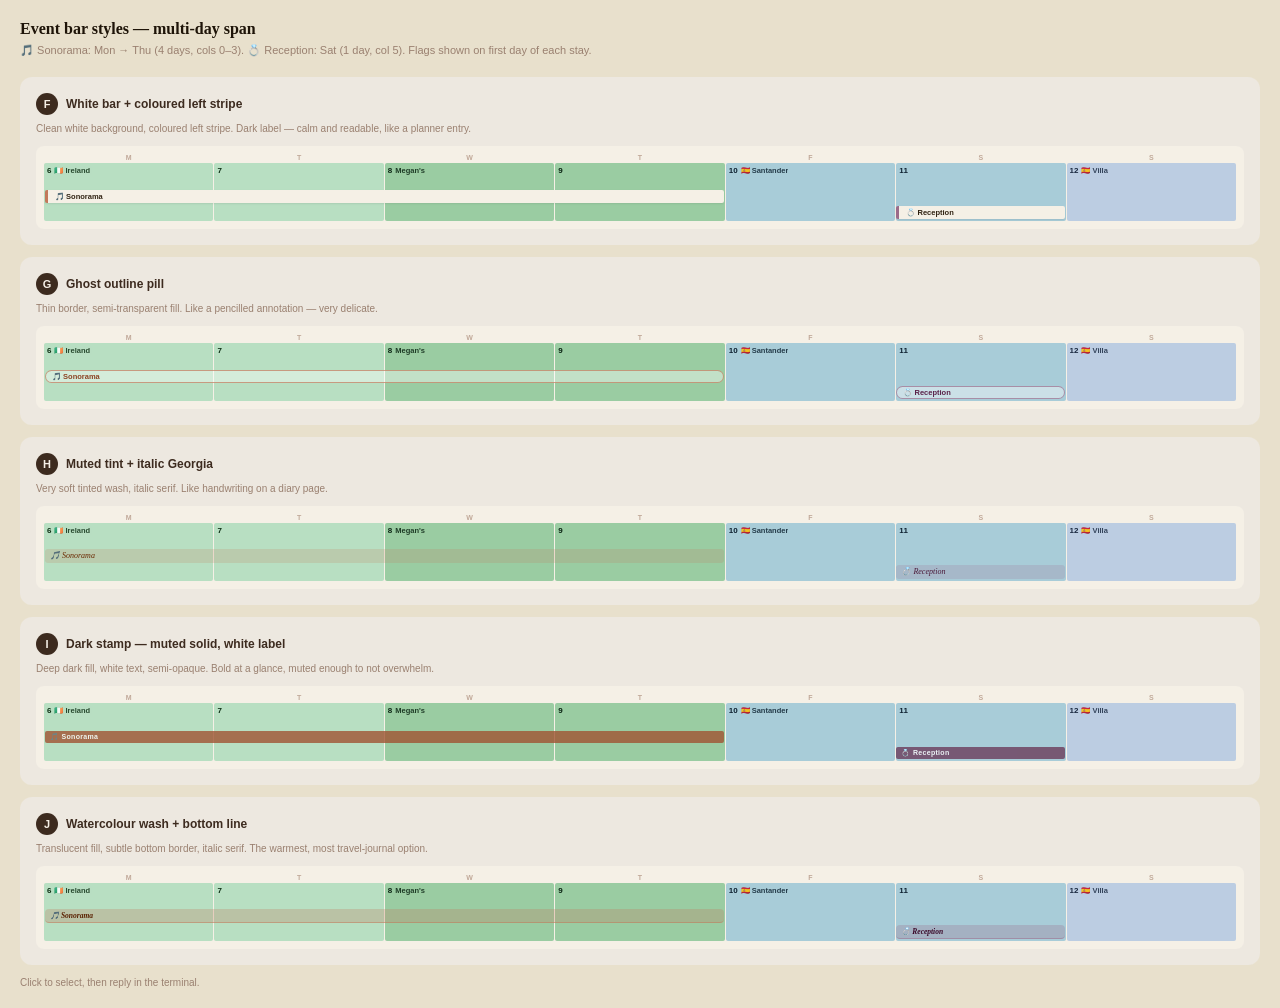
<file: docs/design-explorations/event-bar-options.html>
<!DOCTYPE html>
<html lang="en">
<head>
<meta charset="utf-8">
<title>Event bar options</title>
<style>
* { box-sizing: border-box; margin: 0; padding: 0; }
body { font-family: -apple-system, sans-serif; background: #e8e0cc; color: #2e2010; padding: 20px; min-width: 700px; }
h2 { font-family: Georgia, serif; font-size: 16px; font-weight: 700; color: #1e1408; margin-bottom: 4px; }
.subtitle { font-size: 11px; color: #9a8070; margin-bottom: 18px; line-height: 1.5; }

.opt-block { border-radius: 12px; padding: 14px; margin-bottom: 12px; cursor: pointer; border: 2px solid transparent; transition: border-color 0.15s; background: #ede8e0; }
.opt-block:hover { border-color: #b8a898; }
.opt-block.selected { border-color: #3d2b1f; }
.opt-header { display: flex; align-items: center; gap: 8px; margin-bottom: 6px; }
.opt-letter { width: 22px; height: 22px; border-radius: 50%; background: #3d2b1f; color: #f5efe6; font-size: 11px; font-weight: 700; text-align: center; line-height: 22px; flex-shrink: 0; }
.opt-title { font-size: 12px; font-weight: 700; color: #3d2b1f; }
.opt-note { font-size: 10px; color: #9a8070; line-height: 1.5; margin-bottom: 10px; }

.cal { background: #f5f0e6; border-radius: 8px; padding: 8px; }
.dow-row { display: grid; grid-template-columns: repeat(7,1fr); gap: 1px; margin-bottom: 2px; }
.dow { font-size: 7px; text-align: center; color: #c0a898; font-weight: 700; }
.week { position: relative; display: grid; grid-template-columns: repeat(7,1fr); gap: 1px; overflow: visible; }
.d { min-height: 58px; min-width: 0; overflow: hidden; border-radius: 2px; padding: 3px; position: relative; }
.d-top { display: flex; align-items: baseline; gap: 3px; overflow: hidden; white-space: nowrap; }
.d-num { font-size: 8px; font-weight: 700; font-family: -apple-system, sans-serif; flex-shrink: 0; }
.d-loc { font-size: 7.5px; font-weight: 600; white-space: nowrap; overflow: hidden; text-overflow: ellipsis; opacity: 0.85; font-family: -apple-system, sans-serif; }

.c-megans    { background: #9acca2; color: #082010; }
.c-santander { background: #a8ccd8; color: #0d2030; }
.c-villa     { background: #bccde2; color: #1a2940; }
.c-ireland   { background: #b8dfc2; color: #0d2e14; }

/* all bars absolutely positioned in .week */
.bar { position: absolute; display: flex; align-items: center; overflow: hidden; cursor: pointer; z-index: 10; }
/* row 1 = bottom, row 2 = above it */
.r1 { bottom: 2px; }
.r2 { bottom: 18px; }

/* ── F: white + coloured left stripe ── */
.bar-f { height: 13px; border-radius: 2px; background: #f5f0e6; box-shadow: 0 1px 2px rgba(0,0,0,0.08); }
.bar-f span { font-size: 7.5px; font-weight: 600; white-space: nowrap; overflow: hidden; text-overflow: ellipsis; padding: 0 5px 0 7px; font-family: -apple-system, sans-serif; color: #2e2010; }
.f-terra  { border-left: 3px solid #c2785a; }
.f-purple { border-left: 3px solid #9b6b8a; }

/* ── G: ghost outline pill ── */
.bar-g { height: 13px; border-radius: 10px; }
.bar-g span { font-size: 7.5px; font-weight: 600; white-space: nowrap; overflow: hidden; text-overflow: ellipsis; padding: 0 6px; font-family: -apple-system, sans-serif; }
.g-terra  { border: 1.5px solid rgba(194,120,90,0.7); color: #8a4020; background: rgba(255,255,255,0.4); }
.g-purple { border: 1.5px solid rgba(155,107,138,0.7); color: #5a2048; background: rgba(255,255,255,0.4); }

/* ── H: muted tint + italic Georgia ── */
.bar-h { height: 14px; border-radius: 3px; }
.bar-h span { font-size: 8px; font-style: italic; font-weight: 400; white-space: nowrap; overflow: hidden; text-overflow: ellipsis; padding: 0 5px; font-family: Georgia, serif; }
.h-terra  { background: rgba(194,120,90,0.2); color: #6a2800; }
.h-purple { background: rgba(155,107,138,0.2); color: #4a1838; }

/* ── I: dark stamp ── */
.bar-i { height: 12px; border-radius: 2px; opacity: 0.78; }
.bar-i span { font-size: 7px; font-weight: 700; white-space: nowrap; overflow: hidden; text-overflow: ellipsis; padding: 0 5px; font-family: -apple-system, sans-serif; color: #fff; letter-spacing: 0.3px; }
.i-terra  { background: #a05030; }
.i-purple { background: #6a3858; }

/* ── J: watercolour wash + bottom line ── */
.bar-j { height: 14px; border-radius: 4px; }
.bar-j span { font-size: 7.5px; font-weight: 600; white-space: nowrap; overflow: hidden; text-overflow: ellipsis; padding: 0 5px; font-family: Georgia, serif; font-style: italic; }
.j-terra  { background: rgba(194,120,90,0.28); color: #5a2000; border-bottom: 1px solid rgba(194,120,90,0.5); }
.j-purple { background: rgba(155,107,138,0.28); color: #3a0828; border-bottom: 1px solid rgba(155,107,138,0.5); }

/* scenario note */
.scenario { font-size: 9px; color: #9a8070; margin-bottom: 6px; font-family: -apple-system, sans-serif; }
</style>
</head>
<body>

<h2>Event bar styles — multi-day span</h2>
<p class="subtitle">🎵 Sonorama: Mon → Thu (4 days, cols 0–3). 💍 Reception: Sat (1 day, col 5). Flags shown on first day of each stay.</p>

<!-- shared week macro -->

<!-- F -->
<div class="opt-block" onclick="sel(this)">
  <div class="opt-header"><span class="opt-letter">F</span><span class="opt-title">White bar + coloured left stripe</span></div>
  <p class="opt-note">Clean white background, coloured left stripe. Dark label — calm and readable, like a planner entry.</p>
  <div class="cal">
    <div class="dow-row"><div class="dow">M</div><div class="dow">T</div><div class="dow">W</div><div class="dow">T</div><div class="dow">F</div><div class="dow">S</div><div class="dow">S</div></div>
    <div class="week" style="min-height:58px;">
      <div class="d c-ireland" style="z-index:1;"><div class="d-top"><span class="d-num">6</span><span class="d-loc">🇮🇪 Ireland</span></div></div>
      <div class="d c-ireland" style="z-index:1;"><div class="d-top"><span class="d-num">7</span></div></div>
      <div class="d c-megans"  style="z-index:1;"><div class="d-top"><span class="d-num">8</span><span class="d-loc">Megan's</span></div></div>
      <div class="d c-megans"  style="z-index:1;"><div class="d-top"><span class="d-num">9</span></div></div>
      <div class="d c-santander" style="z-index:1;"><div class="d-top"><span class="d-num">10</span><span class="d-loc">🇪🇸 Santander</span></div></div>
      <div class="d c-santander" style="z-index:1;"><div class="d-top"><span class="d-num">11</span></div></div>
      <div class="d c-villa"   style="z-index:1;"><div class="d-top"><span class="d-num">12</span><span class="d-loc">🇪🇸 Villa</span></div></div>
      <div class="bar bar-f f-terra r2" style="left:calc(0/7*100% + 1px);width:calc(4/7*100% - 2px);"><span>🎵 Sonorama</span></div>
      <div class="bar bar-f f-purple r1" style="left:calc(5/7*100% + 1px);width:calc(1/7*100% - 2px);"><span>💍 Reception</span></div>
    </div>
  </div>
</div>

<!-- G -->
<div class="opt-block" onclick="sel(this)">
  <div class="opt-header"><span class="opt-letter">G</span><span class="opt-title">Ghost outline pill</span></div>
  <p class="opt-note">Thin border, semi-transparent fill. Like a pencilled annotation — very delicate.</p>
  <div class="cal">
    <div class="dow-row"><div class="dow">M</div><div class="dow">T</div><div class="dow">W</div><div class="dow">T</div><div class="dow">F</div><div class="dow">S</div><div class="dow">S</div></div>
    <div class="week" style="min-height:58px;">
      <div class="d c-ireland" style="z-index:1;"><div class="d-top"><span class="d-num">6</span><span class="d-loc">🇮🇪 Ireland</span></div></div>
      <div class="d c-ireland" style="z-index:1;"><div class="d-top"><span class="d-num">7</span></div></div>
      <div class="d c-megans"  style="z-index:1;"><div class="d-top"><span class="d-num">8</span><span class="d-loc">Megan's</span></div></div>
      <div class="d c-megans"  style="z-index:1;"><div class="d-top"><span class="d-num">9</span></div></div>
      <div class="d c-santander" style="z-index:1;"><div class="d-top"><span class="d-num">10</span><span class="d-loc">🇪🇸 Santander</span></div></div>
      <div class="d c-santander" style="z-index:1;"><div class="d-top"><span class="d-num">11</span></div></div>
      <div class="d c-villa"   style="z-index:1;"><div class="d-top"><span class="d-num">12</span><span class="d-loc">🇪🇸 Villa</span></div></div>
      <div class="bar bar-g g-terra r2" style="left:calc(0/7*100% + 1px);width:calc(4/7*100% - 2px);"><span>🎵 Sonorama</span></div>
      <div class="bar bar-g g-purple r1" style="left:calc(5/7*100% + 1px);width:calc(1/7*100% - 2px);"><span>💍 Reception</span></div>
    </div>
  </div>
</div>

<!-- H -->
<div class="opt-block" onclick="sel(this)">
  <div class="opt-header"><span class="opt-letter">H</span><span class="opt-title">Muted tint + italic Georgia</span></div>
  <p class="opt-note">Very soft tinted wash, italic serif. Like handwriting on a diary page.</p>
  <div class="cal">
    <div class="dow-row"><div class="dow">M</div><div class="dow">T</div><div class="dow">W</div><div class="dow">T</div><div class="dow">F</div><div class="dow">S</div><div class="dow">S</div></div>
    <div class="week" style="min-height:58px;">
      <div class="d c-ireland" style="z-index:1;"><div class="d-top"><span class="d-num">6</span><span class="d-loc">🇮🇪 Ireland</span></div></div>
      <div class="d c-ireland" style="z-index:1;"><div class="d-top"><span class="d-num">7</span></div></div>
      <div class="d c-megans"  style="z-index:1;"><div class="d-top"><span class="d-num">8</span><span class="d-loc">Megan's</span></div></div>
      <div class="d c-megans"  style="z-index:1;"><div class="d-top"><span class="d-num">9</span></div></div>
      <div class="d c-santander" style="z-index:1;"><div class="d-top"><span class="d-num">10</span><span class="d-loc">🇪🇸 Santander</span></div></div>
      <div class="d c-santander" style="z-index:1;"><div class="d-top"><span class="d-num">11</span></div></div>
      <div class="d c-villa"   style="z-index:1;"><div class="d-top"><span class="d-num">12</span><span class="d-loc">🇪🇸 Villa</span></div></div>
      <div class="bar bar-h h-terra r2" style="left:calc(0/7*100% + 1px);width:calc(4/7*100% - 2px);"><span>🎵 Sonorama</span></div>
      <div class="bar bar-h h-purple r1" style="left:calc(5/7*100% + 1px);width:calc(1/7*100% - 2px);"><span>💍 Reception</span></div>
    </div>
  </div>
</div>

<!-- I -->
<div class="opt-block" onclick="sel(this)">
  <div class="opt-header"><span class="opt-letter">I</span><span class="opt-title">Dark stamp — muted solid, white label</span></div>
  <p class="opt-note">Deep dark fill, white text, semi-opaque. Bold at a glance, muted enough to not overwhelm.</p>
  <div class="cal">
    <div class="dow-row"><div class="dow">M</div><div class="dow">T</div><div class="dow">W</div><div class="dow">T</div><div class="dow">F</div><div class="dow">S</div><div class="dow">S</div></div>
    <div class="week" style="min-height:58px;">
      <div class="d c-ireland" style="z-index:1;"><div class="d-top"><span class="d-num">6</span><span class="d-loc">🇮🇪 Ireland</span></div></div>
      <div class="d c-ireland" style="z-index:1;"><div class="d-top"><span class="d-num">7</span></div></div>
      <div class="d c-megans"  style="z-index:1;"><div class="d-top"><span class="d-num">8</span><span class="d-loc">Megan's</span></div></div>
      <div class="d c-megans"  style="z-index:1;"><div class="d-top"><span class="d-num">9</span></div></div>
      <div class="d c-santander" style="z-index:1;"><div class="d-top"><span class="d-num">10</span><span class="d-loc">🇪🇸 Santander</span></div></div>
      <div class="d c-santander" style="z-index:1;"><div class="d-top"><span class="d-num">11</span></div></div>
      <div class="d c-villa"   style="z-index:1;"><div class="d-top"><span class="d-num">12</span><span class="d-loc">🇪🇸 Villa</span></div></div>
      <div class="bar bar-i i-terra r2" style="left:calc(0/7*100% + 1px);width:calc(4/7*100% - 2px);"><span>🎵 Sonorama</span></div>
      <div class="bar bar-i i-purple r1" style="left:calc(5/7*100% + 1px);width:calc(1/7*100% - 2px);"><span>💍 Reception</span></div>
    </div>
  </div>
</div>

<!-- J -->
<div class="opt-block" onclick="sel(this)">
  <div class="opt-header"><span class="opt-letter">J</span><span class="opt-title">Watercolour wash + bottom line</span></div>
  <p class="opt-note">Translucent fill, subtle bottom border, italic serif. The warmest, most travel-journal option.</p>
  <div class="cal">
    <div class="dow-row"><div class="dow">M</div><div class="dow">T</div><div class="dow">W</div><div class="dow">T</div><div class="dow">F</div><div class="dow">S</div><div class="dow">S</div></div>
    <div class="week" style="min-height:58px;">
      <div class="d c-ireland" style="z-index:1;"><div class="d-top"><span class="d-num">6</span><span class="d-loc">🇮🇪 Ireland</span></div></div>
      <div class="d c-ireland" style="z-index:1;"><div class="d-top"><span class="d-num">7</span></div></div>
      <div class="d c-megans"  style="z-index:1;"><div class="d-top"><span class="d-num">8</span><span class="d-loc">Megan's</span></div></div>
      <div class="d c-megans"  style="z-index:1;"><div class="d-top"><span class="d-num">9</span></div></div>
      <div class="d c-santander" style="z-index:1;"><div class="d-top"><span class="d-num">10</span><span class="d-loc">🇪🇸 Santander</span></div></div>
      <div class="d c-santander" style="z-index:1;"><div class="d-top"><span class="d-num">11</span></div></div>
      <div class="d c-villa"   style="z-index:1;"><div class="d-top"><span class="d-num">12</span><span class="d-loc">🇪🇸 Villa</span></div></div>
      <div class="bar bar-j j-terra r2" style="left:calc(0/7*100% + 1px);width:calc(4/7*100% - 2px);"><span>🎵 Sonorama</span></div>
      <div class="bar bar-j j-purple r1" style="left:calc(5/7*100% + 1px);width:calc(1/7*100% - 2px);"><span>💍 Reception</span></div>
    </div>
  </div>
</div>

<p style="font-size:10px;color:#9a8070;margin-top:4px;">Click to select, then reply in the terminal.</p>
<script>
function sel(el) {
  document.querySelectorAll('.opt-block').forEach(b => b.classList.remove('selected'));
  el.classList.add('selected');
}
</script>
</body>
</html>
</file>
